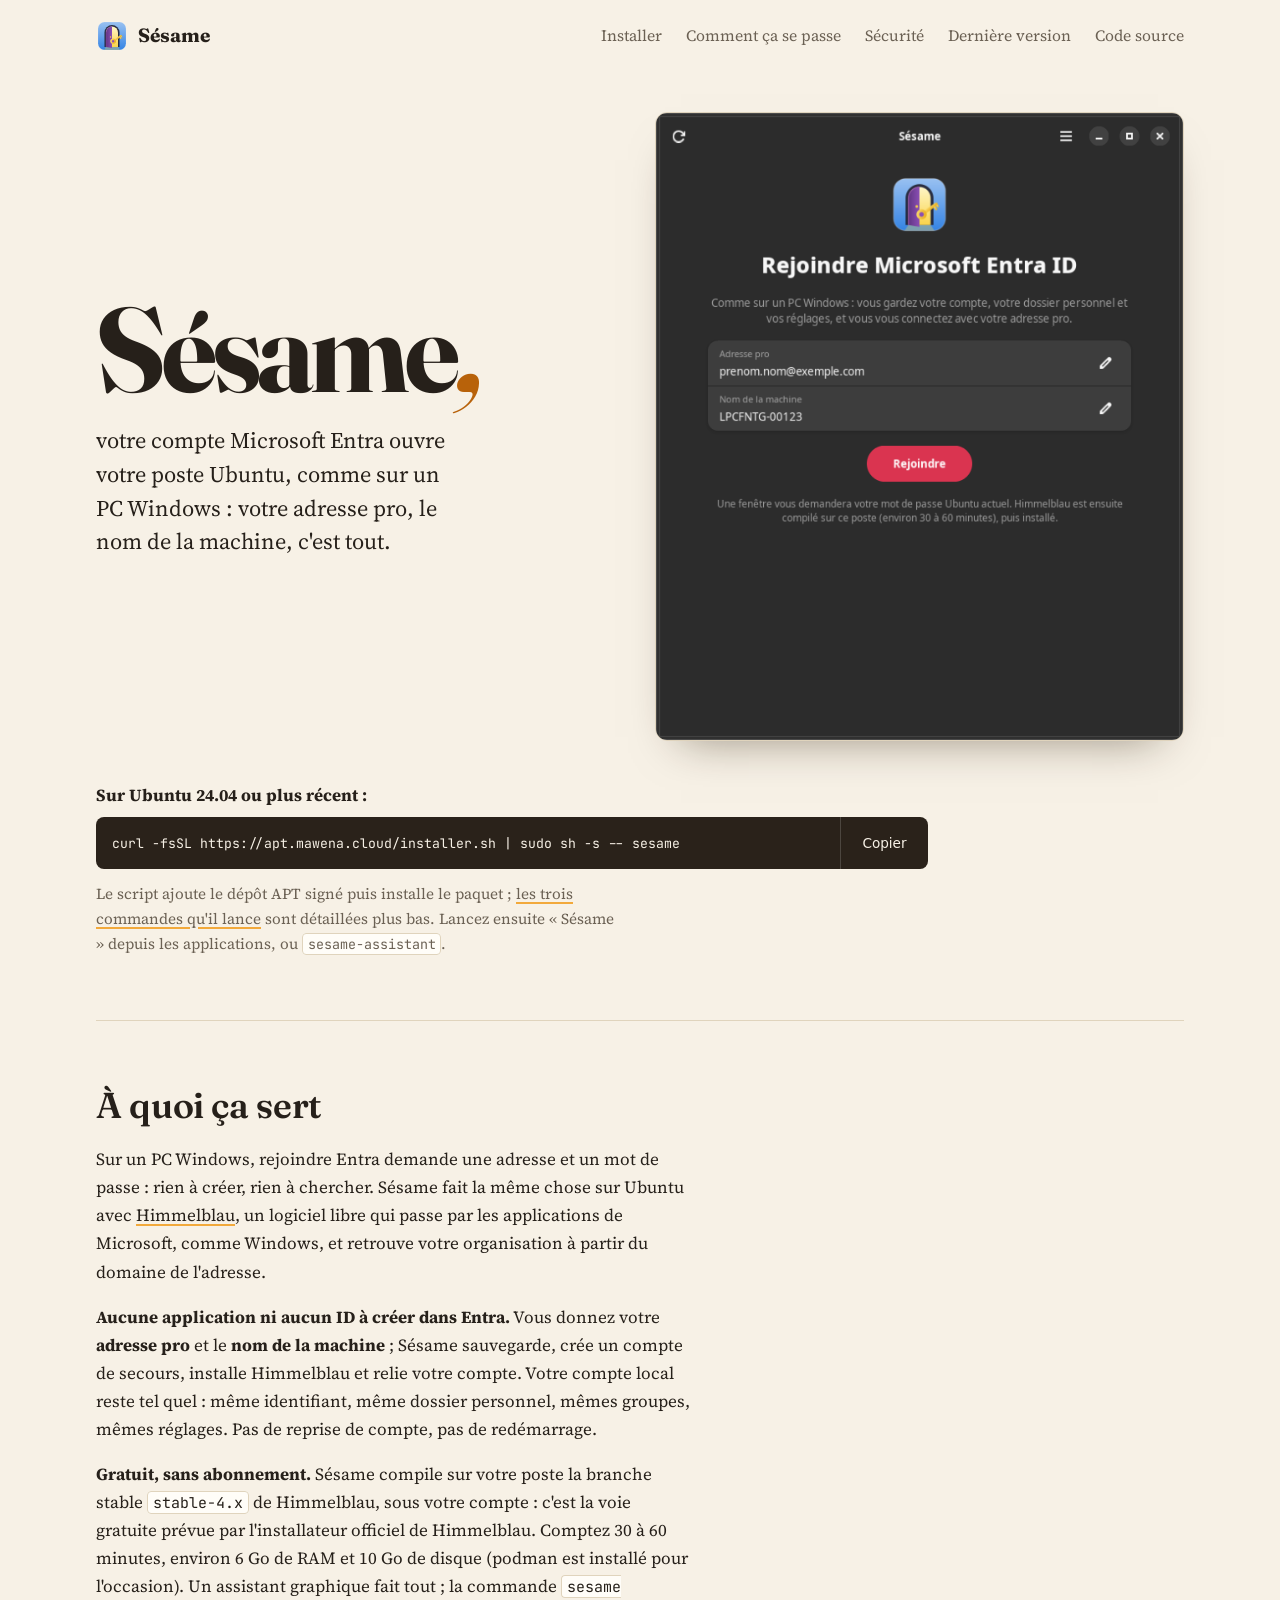
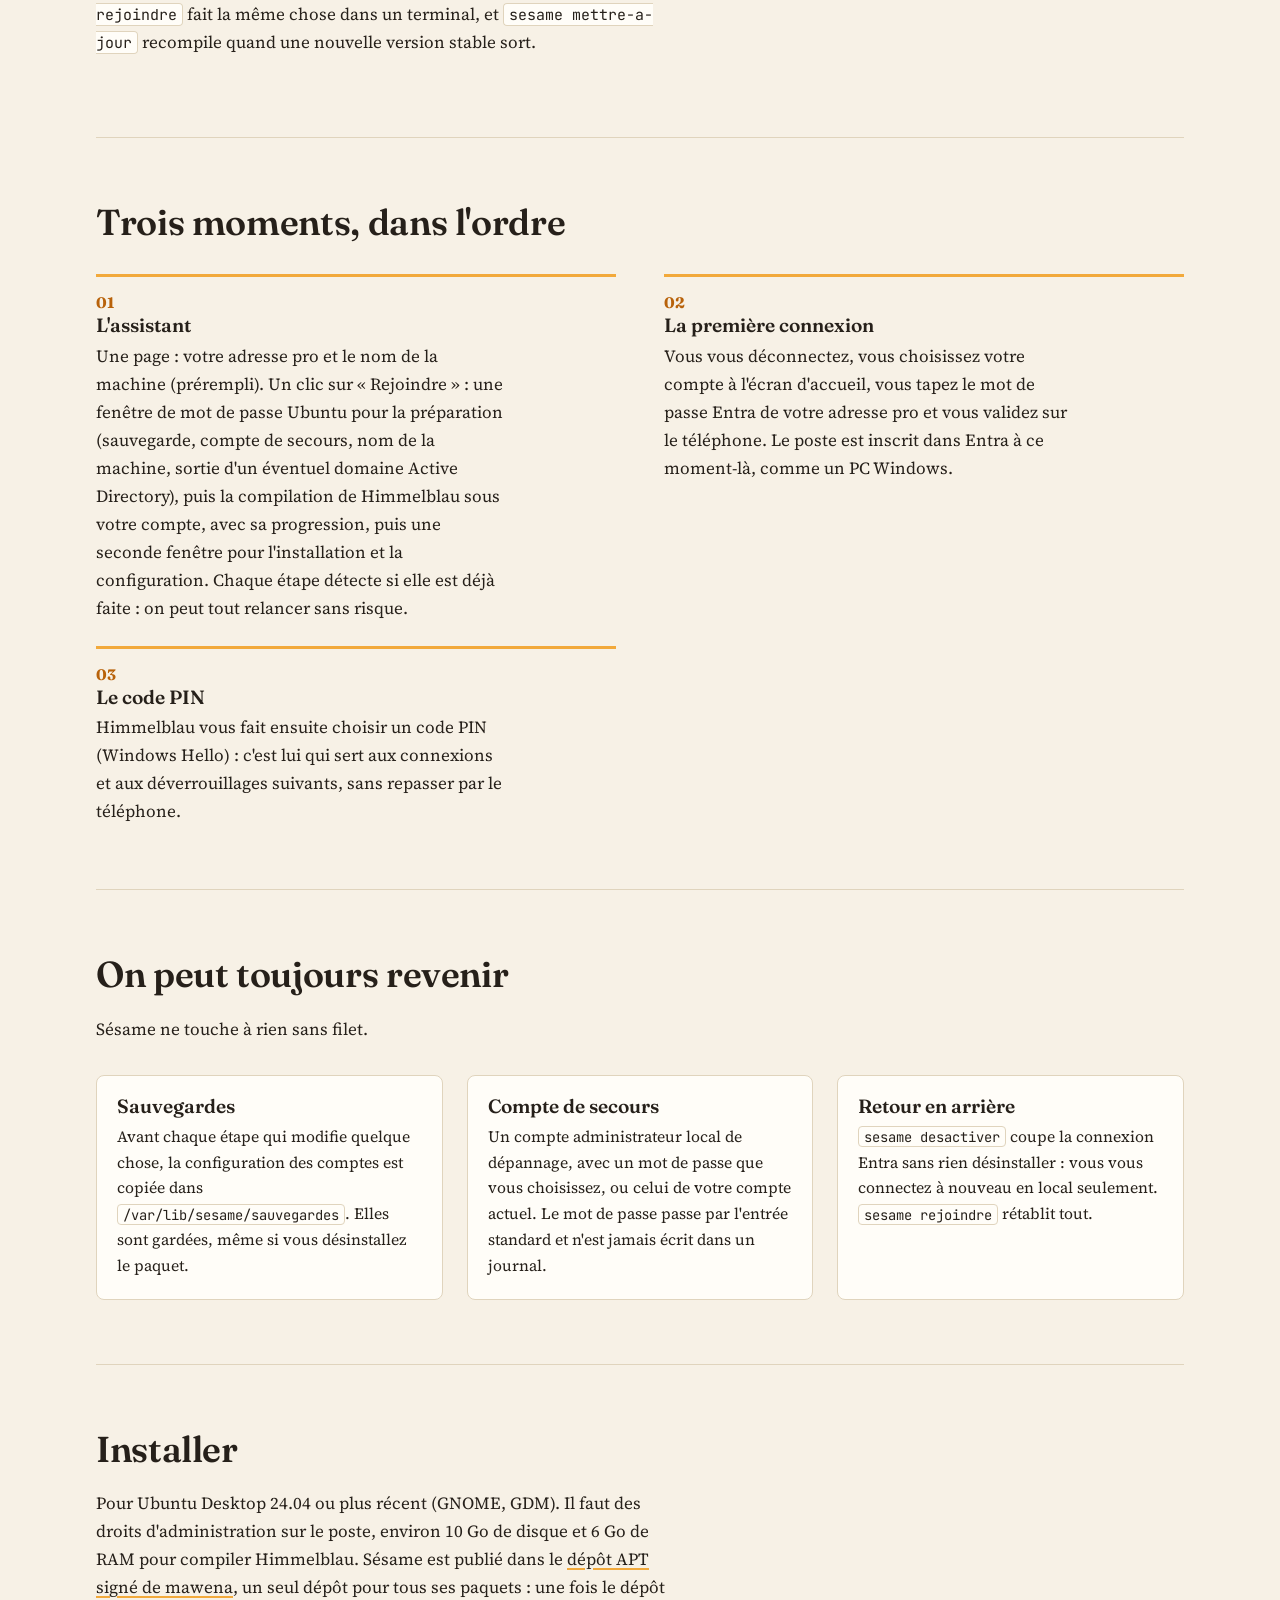
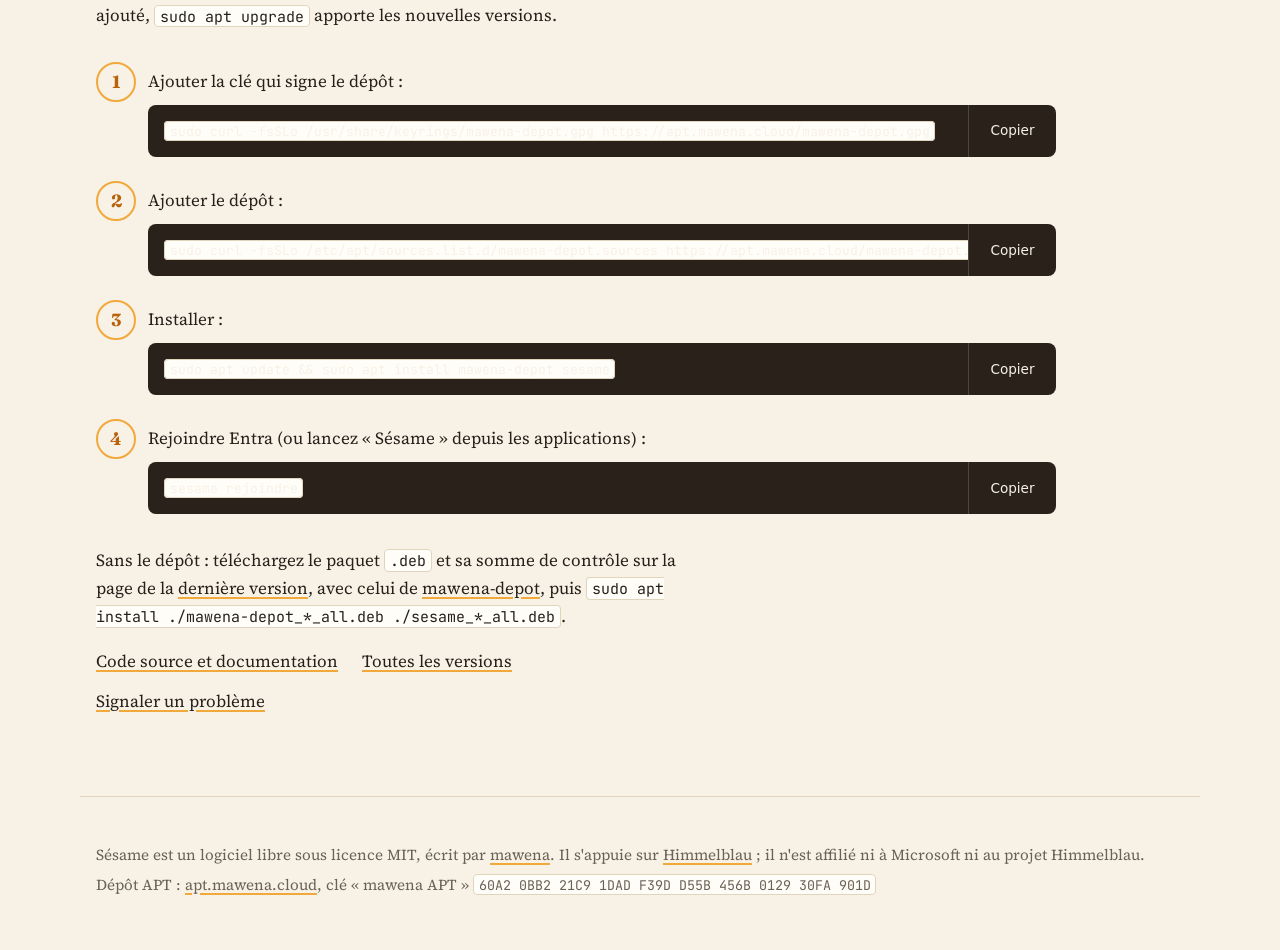
<file: index.html>
<!doctype html>
<html lang="fr">
<head>
<meta charset="utf-8">
<meta name="viewport" content="width=device-width, initial-scale=1">
<title>Sésame, votre compte Entra sur Ubuntu</title>
<meta name="description" content="Sésame relie un poste Ubuntu 24.04+ à Microsoft Entra ID avec Himmelblau, comme un PC Windows : votre adresse pro et le nom de la machine, c'est tout. Votre compte local reste le même. Installation par apt.">
<meta name="theme-color" content="#f7f1e6" media="(prefers-color-scheme: light)">
<meta name="theme-color" content="#17130e" media="(prefers-color-scheme: dark)">
<link rel="icon" href="icone.svg" type="image/svg+xml">
<link rel="preconnect" href="https://fonts.googleapis.com">
<link rel="preconnect" href="https://fonts.gstatic.com" crossorigin>
<link href="https://fonts.googleapis.com/css2?family=Fraunces:ital,wght@0,600;0,700;1,600&family=JetBrains+Mono:wght@400;600&family=Source+Serif+4:wght@400;700&display=swap" rel="stylesheet">
<link rel="stylesheet" href="style.css">
</head>
<body>

<header class="entete">
  <a class="marque" href="./"><img src="icone.svg" alt="" width="32" height="32"><span>Sésame</span></a>
  <nav aria-label="Liens du projet">
    <a href="#installer">Installer</a>
    <a href="#etapes">Comment ça se passe</a>
    <a href="#securite">Sécurité</a>
    <a href="https://github.com/mawena/sesame/releases/latest">Dernière version</a>
    <a href="https://github.com/mawena/sesame">Code source</a>
  </nav>
</header>

<main>
  <section class="ouverture" aria-labelledby="titre">
    <div>
      <h1 id="titre">Sésame<em>,</em></h1>
      <p class="chapeau">votre compte Microsoft Entra ouvre votre poste Ubuntu, comme sur un PC Windows : votre adresse pro, le nom de la machine, c'est tout.</p>
    </div>
    <figure class="apercu">
      <img src="captures/apercu.png" alt="L'assistant Sésame : adresse pro, nom de la machine et bouton Rejoindre" width="910" height="750">
    </figure>
    <div class="installation-courte">
      <p>Sur Ubuntu 24.04 ou plus récent :</p>
      <div class="commande">
        <pre><code id="cmd-courte">curl -fsSL https://apt.mawena.cloud/installer.sh | sudo sh -s -- sesame</code></pre>
        <button type="button" class="copier" data-cible="cmd-courte" hidden>Copier</button>
      </div>
      <p class="nuance">Le script ajoute le dépôt APT signé puis installe le paquet ; <a href="#installer">les trois commandes qu'il lance</a> sont détaillées plus bas. Lancez ensuite « Sésame » depuis les applications, ou <code>sesame-assistant</code>.</p>
    </div>
  </section>

  <section class="pourquoi" aria-labelledby="pourquoi-titre">
    <h2 id="pourquoi-titre">À quoi ça sert</h2>
    <p>Sur un PC Windows, rejoindre Entra demande une adresse et un mot de passe : rien à créer, rien à chercher. Sésame fait la même chose sur Ubuntu avec <a href="https://himmelblau-idm.org">Himmelblau</a>, un logiciel libre qui passe par les applications de Microsoft, comme Windows, et retrouve votre organisation à partir du domaine de l'adresse.</p>
    <p><strong>Aucune application ni aucun ID à créer dans Entra.</strong> Vous donnez votre <strong>adresse pro</strong> et le <strong>nom de la machine</strong> ; Sésame sauvegarde, crée un compte de secours, installe Himmelblau et relie votre compte. Votre compte local reste tel quel : même identifiant, même dossier personnel, mêmes groupes, mêmes réglages. Pas de reprise de compte, pas de redémarrage.</p>
    <p><strong>Gratuit, sans abonnement.</strong> Sésame compile sur votre poste la branche stable <code>stable-4.x</code> de Himmelblau, sous votre compte : c'est la voie gratuite prévue par l'installateur officiel de Himmelblau. Comptez 30 à 60 minutes, environ 6 Go de RAM et 10 Go de disque (podman est installé pour l'occasion). Un assistant graphique fait tout ; la commande <code>sesame rejoindre</code> fait la même chose dans un terminal, et <code>sesame mettre-a-jour</code> recompile quand une nouvelle version stable sort.</p>
  </section>

  <section class="etapes" id="etapes" aria-labelledby="etapes-titre">
    <h2 id="etapes-titre">Trois moments, dans l'ordre</h2>
    <ol class="liste-etapes">
      <li>
        <h3>L'assistant</h3>
        <p>Une page : votre adresse pro et le nom de la machine (prérempli). Un clic sur « Rejoindre » : une fenêtre de mot de passe Ubuntu pour la préparation (sauvegarde, compte de secours, nom de la machine, sortie d'un éventuel domaine Active Directory), puis la compilation de Himmelblau sous votre compte, avec sa progression, puis une seconde fenêtre pour l'installation et la configuration. Chaque étape détecte si elle est déjà faite : on peut tout relancer sans risque.</p>
      </li>
      <li>
        <h3>La première connexion</h3>
        <p>Vous vous déconnectez, vous choisissez votre compte à l'écran d'accueil, vous tapez le mot de passe Entra de votre adresse pro et vous validez sur le téléphone. Le poste est inscrit dans Entra à ce moment-là, comme un PC Windows.</p>
      </li>
      <li>
        <h3>Le code PIN</h3>
        <p>Himmelblau vous fait ensuite choisir un code PIN (Windows Hello) : c'est lui qui sert aux connexions et aux déverrouillages suivants, sans repasser par le téléphone.</p>
      </li>
    </ol>
  </section>

  <section class="securite" id="securite" aria-labelledby="securite-titre">
    <h2 id="securite-titre">On peut toujours revenir</h2>
    <p>Sésame ne touche à rien sans filet.</p>
    <div class="garde">
      <div>
        <h3>Sauvegardes</h3>
        <p>Avant chaque étape qui modifie quelque chose, la configuration des comptes est copiée dans <code>/var/lib/sesame/sauvegardes</code>. Elles sont gardées, même si vous désinstallez le paquet.</p>
      </div>
      <div>
        <h3>Compte de secours</h3>
        <p>Un compte administrateur local de dépannage, avec un mot de passe que vous choisissez, ou celui de votre compte actuel. Le mot de passe passe par l'entrée standard et n'est jamais écrit dans un journal.</p>
      </div>
      <div>
        <h3>Retour en arrière</h3>
        <p><code>sesame desactiver</code> coupe la connexion Entra sans rien désinstaller : vous vous connectez à nouveau en local seulement. <code>sesame rejoindre</code> rétablit tout.</p>
      </div>
    </div>
  </section>

  <section class="installer" id="installer" aria-labelledby="installer-titre">
    <h2 id="installer-titre">Installer</h2>
    <p>Pour Ubuntu Desktop 24.04 ou plus récent (GNOME, GDM). Il faut des droits d'administration sur le poste, environ 10 Go de disque et 6 Go de RAM pour compiler Himmelblau. Sésame est publié dans le <a href="https://apt.mawena.cloud/">dépôt APT signé de mawena</a>, un seul dépôt pour tous ses paquets : une fois le dépôt ajouté, <code>sudo apt upgrade</code> apporte les nouvelles versions.</p>
    <ol class="pas">
      <li>
        <p>Ajouter la clé qui signe le dépôt :</p>
        <div class="commande"><pre><code id="cmd-cle">sudo curl -fsSLo /usr/share/keyrings/mawena-depot.gpg https://apt.mawena.cloud/mawena-depot.gpg</code></pre><button type="button" class="copier" data-cible="cmd-cle" hidden>Copier</button></div>
      </li>
      <li>
        <p>Ajouter le dépôt :</p>
        <div class="commande"><pre><code id="cmd-source">sudo curl -fsSLo /etc/apt/sources.list.d/mawena-depot.sources https://apt.mawena.cloud/mawena-depot.sources</code></pre><button type="button" class="copier" data-cible="cmd-source" hidden>Copier</button></div>
      </li>
      <li>
        <p>Installer :</p>
        <div class="commande"><pre><code id="cmd-installer">sudo apt update && sudo apt install mawena-depot sesame</code></pre><button type="button" class="copier" data-cible="cmd-installer" hidden>Copier</button></div>
      </li>
      <li>
        <p>Rejoindre Entra (ou lancez « Sésame » depuis les applications) :</p>
        <div class="commande"><pre><code id="cmd-etat">sesame rejoindre</code></pre><button type="button" class="copier" data-cible="cmd-etat" hidden>Copier</button></div>
      </li>
    </ol>
    <p>Sans le dépôt : téléchargez le paquet <code>.deb</code> et sa somme de contrôle sur la page de la <a href="https://github.com/mawena/sesame/releases/latest">dernière version</a>, avec celui de <a href="https://apt.mawena.cloud/pool/main/depot/mawena-depot_0.2.1_all.deb">mawena-depot</a>, puis <code>sudo apt install ./mawena-depot_*_all.deb ./sesame_*_all.deb</code>.</p>
    <p class="liens">
      <a href="https://github.com/mawena/sesame">Code source et documentation</a>
      <a href="https://github.com/mawena/sesame/releases">Toutes les versions</a>
      <a href="https://github.com/mawena/sesame/issues">Signaler un problème</a>
    </p>
  </section>
</main>

<footer class="pied">
  <p>Sésame est un logiciel libre sous licence MIT, écrit par <a href="https://github.com/mawena">mawena</a>. Il s'appuie sur <a href="https://himmelblau-idm.org">Himmelblau</a> ; il n'est affilié ni à Microsoft ni au projet Himmelblau.</p>
  <p>Dépôt APT : <a href="https://apt.mawena.cloud/">apt.mawena.cloud</a>, clé « mawena APT » <code>60A2 0BB2 21C9 1DAD F39D D55B 456B 0129 30FA 901D</code></p>
</footer>

<script src="sesame.js" defer></script>
</body>
</html>
</file>
<file: style.css>
/* Sésame : page d'accueil. Identité : l'ambre d'une clé et d'une porte qui s'ouvre, sur fond sable (clair) ou nuit (sombre). */
:root {
  --fond: #f7f1e6;          /* sable */
  --surface: #fffdf8;
  --encre: #26201a;
  --discret: #6b6154;
  --trait: #e0d4bd;
  --ambre: #b8620a;         /* accent : texte et traits, contraste suffisant sur le fond */
  --or: #f2a93b;            /* la clé, les repères */
  --ok: #2f7d4f;
  --alerte: #b3321f;
  --code-fond: #2a221a;
  --code-encre: #f7f1e6;
  --rayon: 8px;
  --large: 70rem;
  --texte: 66ch;
  color-scheme: light dark;
}
@media (prefers-color-scheme: dark) {
  :root:not([data-theme="light"]) {
    --fond: #17130e;
    --surface: #211b14;
    --encre: #f1e8d8;
    --discret: #b3a68f;
    --trait: #3a3125;
    --ambre: #f2a93b;
    --or: #f2a93b;
    --ok: #6cc08b;
    --alerte: #ff8a75;
    --code-fond: #0f0c08;
    --code-encre: #f1e8d8;
  }
}
:root[data-theme="dark"] {
  --fond: #17130e; --surface: #211b14; --encre: #f1e8d8; --discret: #b3a68f; --trait: #3a3125;
  --ambre: #f2a93b; --or: #f2a93b; --ok: #6cc08b; --alerte: #ff8a75; --code-fond: #0f0c08; --code-encre: #f1e8d8;
}

*, *::before, *::after { box-sizing: border-box; }
html { -webkit-text-size-adjust: 100%; scroll-behavior: smooth; }
@media (prefers-reduced-motion: reduce) { html { scroll-behavior: auto; } }

body {
  margin: 0; background: var(--fond); color: var(--encre);
  font-family: "Source Serif 4", Georgia, "Noto Serif", serif;
  font-size: 1.0625rem; line-height: 1.65;
}
a { color: inherit; text-decoration-color: var(--or); text-decoration-thickness: 2px; text-underline-offset: 3px; }
a:hover { color: var(--ambre); }
:focus-visible { outline: 3px solid var(--or); outline-offset: 3px; border-radius: 2px; }

code, pre { font-family: "JetBrains Mono", "DejaVu Sans Mono", ui-monospace, monospace; font-size: 0.88em; }
p code, li code { background: var(--surface); border: 1px solid var(--trait); border-radius: 4px; padding: 0.05em 0.35em; overflow-wrap: anywhere; }

h1, h2, h3 { font-family: "Fraunces", Georgia, serif; line-height: 1.12; margin: 0; font-weight: 600; }
h2 { font-size: clamp(1.6rem, 3.4vw, 2.25rem); letter-spacing: -0.01em; max-width: 24ch; }
h3 { font-size: 1.2rem; }
.lecteur { position: absolute; width: 1px; height: 1px; overflow: hidden; clip: rect(0 0 0 0); white-space: nowrap; }

/* En-tête */
.entete { max-width: var(--large); margin: 0 auto; padding: 1.25rem 1rem; display: flex; flex-wrap: wrap; gap: 0.75rem 2rem; align-items: center; justify-content: space-between; }
.marque { display: inline-flex; align-items: center; gap: 0.6rem; text-decoration: none; font-family: Fraunces, Georgia, serif; font-weight: 700; font-size: 1.2rem; }
.entete nav { display: flex; flex-wrap: wrap; gap: 0.25rem 1.5rem; font-size: 0.98rem; }
.entete nav a { text-decoration: none; color: var(--discret); }
.entete nav a:hover { color: var(--encre); text-decoration: underline; }

main { max-width: var(--large); margin: 0 auto; padding: 0 1rem; }
section + section { border-top: 1px solid var(--trait); }

/* Ouverture */
.ouverture { padding: 2.5rem 0 4rem; display: grid; grid-template-columns: minmax(0, 1fr) minmax(0, 1.05fr); gap: 2.5rem 3.5rem; align-items: center; }
h1 { font-size: clamp(3.4rem, 11vw, 7.5rem); letter-spacing: -0.035em; line-height: 0.92; font-weight: 700; }
h1 em { font-style: italic; color: var(--ambre); }
.chapeau { font-size: clamp(1.15rem, 2.2vw, 1.4rem); line-height: 1.5; max-width: 34ch; margin: 1.25rem 0 0; }
.apercu { margin: 0; }
.apercu img { display: block; width: 100%; height: auto; border-radius: 12px; border: 1px solid var(--trait); box-shadow: 0 22px 44px -26px rgba(40, 25, 5, .5); }
.installation-courte { grid-column: 1 / -1; max-width: 52rem; }
.installation-courte > p:first-child { margin: 0 0 0.5rem; font-weight: 700; }
.nuance { color: var(--discret); max-width: var(--texte); margin: 0.75rem 0 0; font-size: 0.95rem; }

/* Commandes */
.commande { display: flex; align-items: stretch; background: var(--code-fond); color: var(--code-encre); border-radius: var(--rayon); overflow: hidden; }
.commande pre { margin: 0; padding: 0.85rem 1rem; overflow-x: auto; flex: 1; min-width: 0; }
.commande pre code { white-space: pre; }
.copier { flex: none; font: inherit; font-family: system-ui, sans-serif; font-size: 0.85rem; cursor: pointer; background: transparent; color: var(--code-encre); border: 0; border-left: 1px solid rgba(255, 255, 255, .16); padding: 0 1rem; min-width: 5.5rem; }
.copier:hover { background: rgba(255, 255, 255, .08); }
.copier.copie { color: var(--or); }

/* Sections */
.pourquoi, .etapes, .securite, .installer { padding: 4rem 0; }
.pourquoi > p, .installer > p { max-width: var(--texte); }
.pourquoi h2, .etapes h2, .securite h2, .installer h2 { margin-bottom: 1.25rem; }

.liste-etapes { list-style: none; margin: 2rem 0 0; padding: 0; counter-reset: e; display: grid; grid-template-columns: repeat(2, minmax(0, 1fr)); gap: 1.5rem 3rem; }
.liste-etapes li { counter-increment: e; border-top: 3px solid var(--or); padding-top: 0.8rem; }
.liste-etapes li::before { content: counter(e, decimal-leading-zero); display: block; font-family: Fraunces, Georgia, serif; font-weight: 700; color: var(--ambre); font-size: 0.95rem; }
.liste-etapes h3 { margin-bottom: 0.3rem; }
.liste-etapes p { margin: 0; max-width: 46ch; }

.garde { display: grid; grid-template-columns: repeat(3, minmax(0, 1fr)); gap: 1.5rem; margin-top: 2rem; }
.garde > div { background: var(--surface); border: 1px solid var(--trait); border-radius: var(--rayon); padding: 1.25rem; }
.garde h3 { margin-bottom: 0.4rem; }
.garde p { margin: 0; font-size: 0.98rem; }

.pas { margin: 2rem 0; padding: 0; list-style: none; counter-reset: pas; max-width: 60rem; }
.pas li { counter-increment: pas; display: grid; grid-template-columns: 2.5rem minmax(0, 1fr); column-gap: 0.75rem; margin-bottom: 1.5rem; }
.pas li::before { content: counter(pas); grid-row: span 2; font-family: Fraunces, Georgia, serif; font-weight: 700; font-size: 1.1rem; width: 2.5rem; height: 2.5rem; border-radius: 50%; display: grid; place-items: center; border: 2px solid var(--or); color: var(--ambre); }
.pas p { margin: 0.35rem 0 0.6rem; }

.liens { display: flex; flex-wrap: wrap; gap: 0.75rem 1.5rem; margin-top: 1rem; }

/* Pied */
.pied { max-width: var(--large); margin: 0 auto; padding: 2.5rem 1rem 3rem; border-top: 1px solid var(--trait); color: var(--discret); font-size: 0.95rem; }
.pied p { margin: 0.3rem 0; }
.pied code { overflow-wrap: anywhere; }

@media (max-width: 800px) {
  .ouverture { grid-template-columns: 1fr; }
  .liste-etapes, .garde { grid-template-columns: 1fr; }
  .copier { min-width: 4.5rem; padding: 0 0.75rem; }
}
</file>
